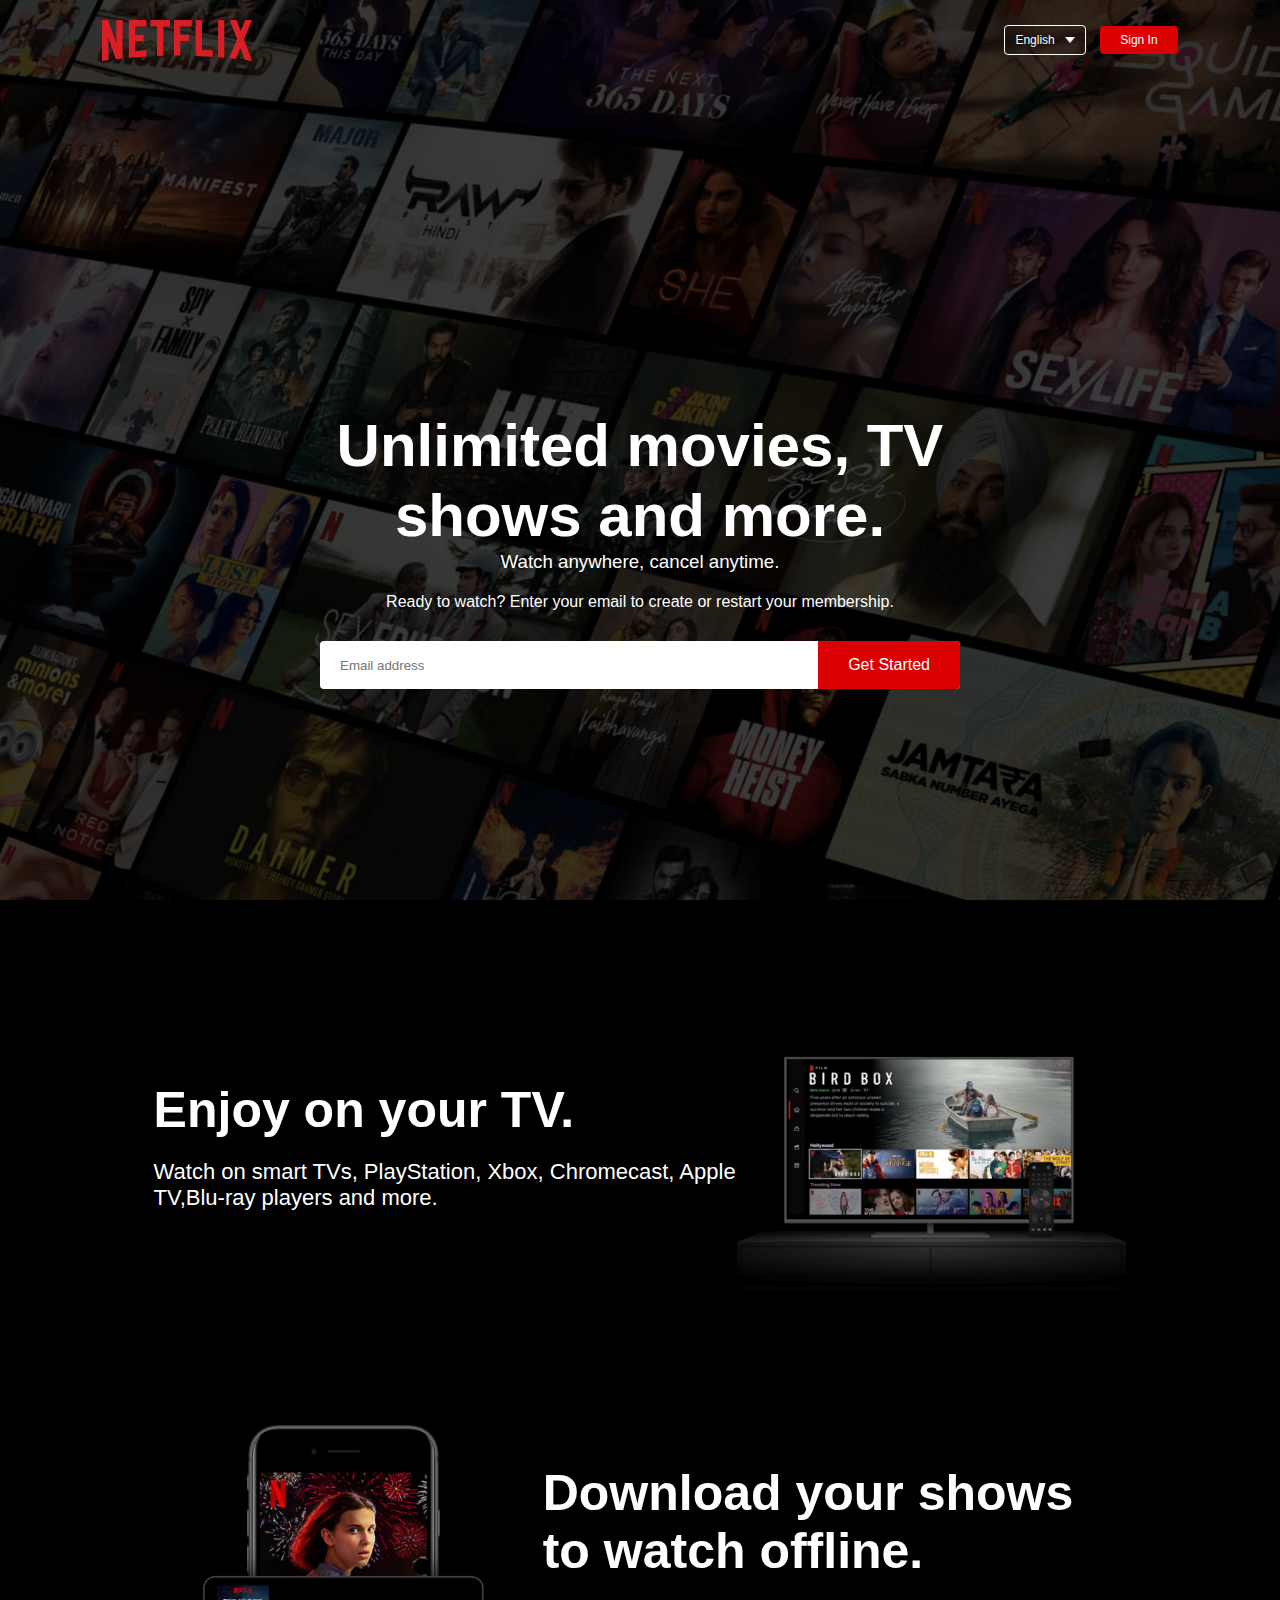
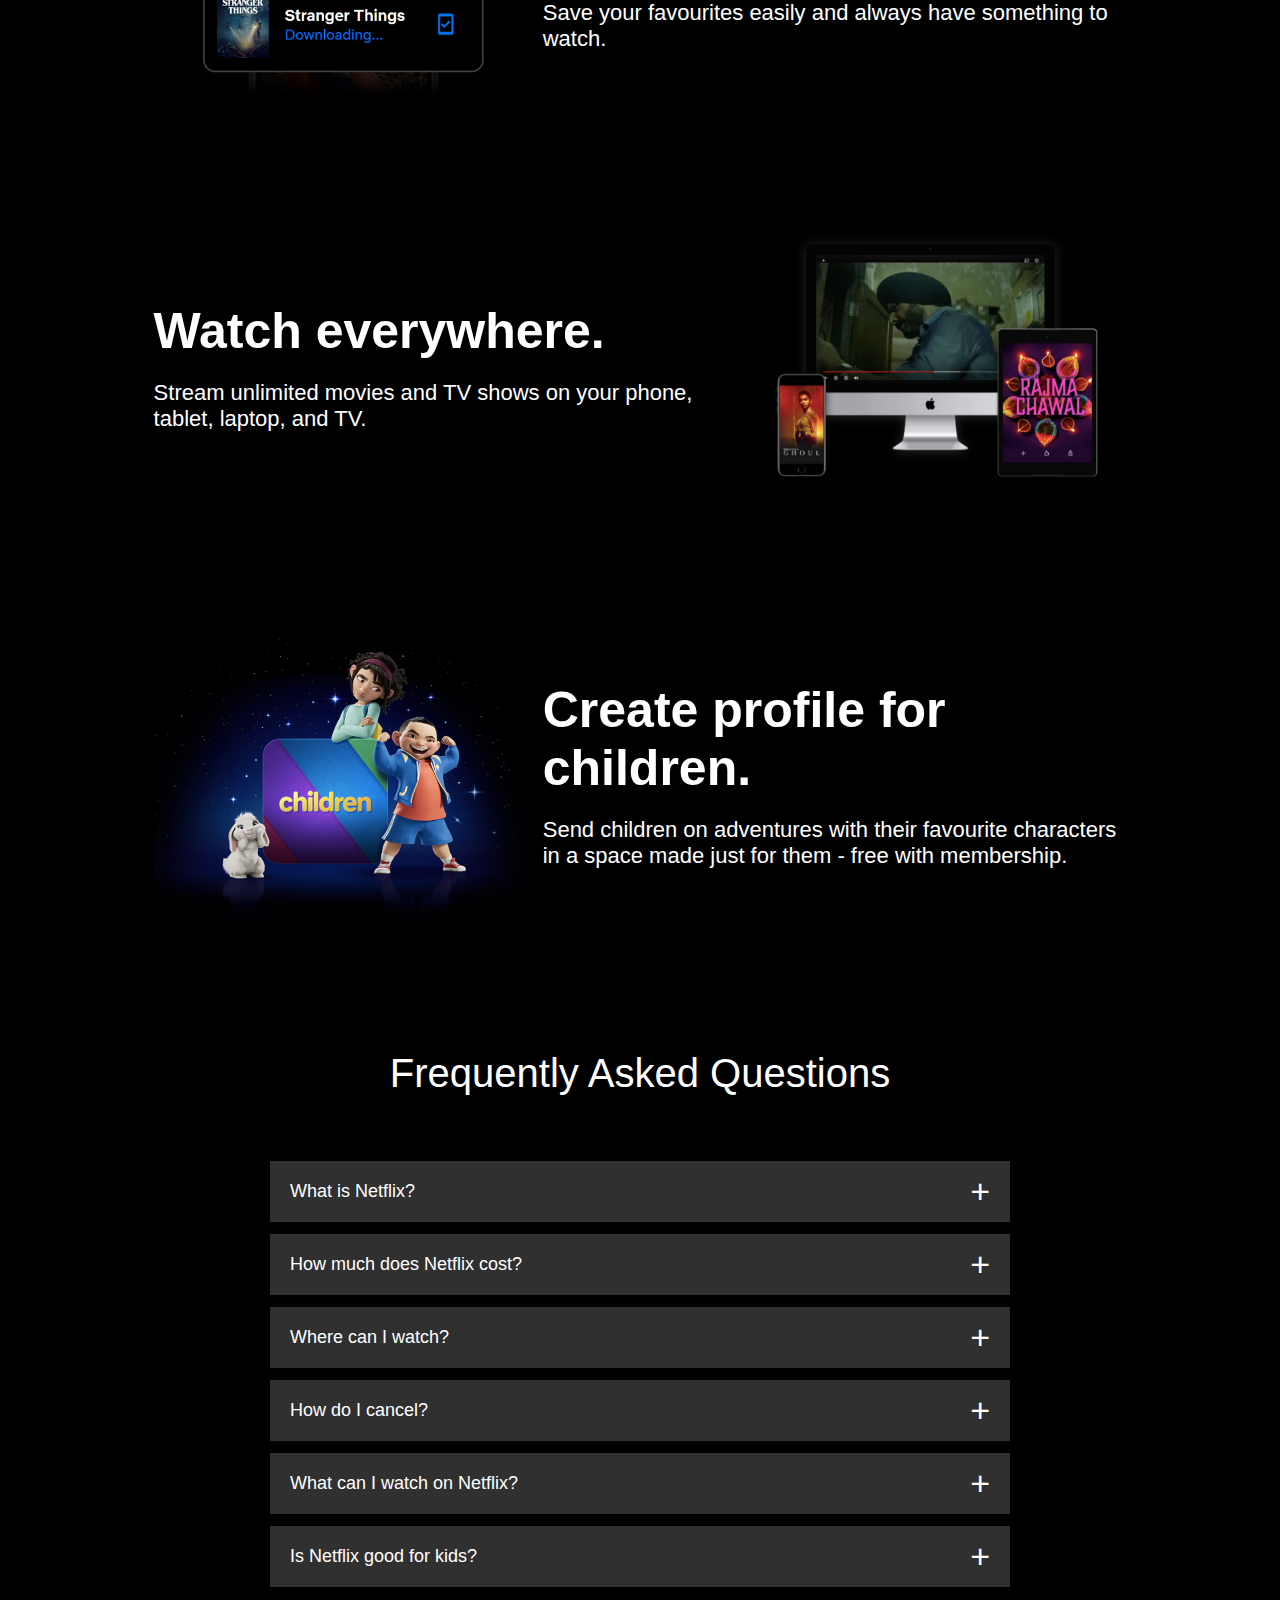
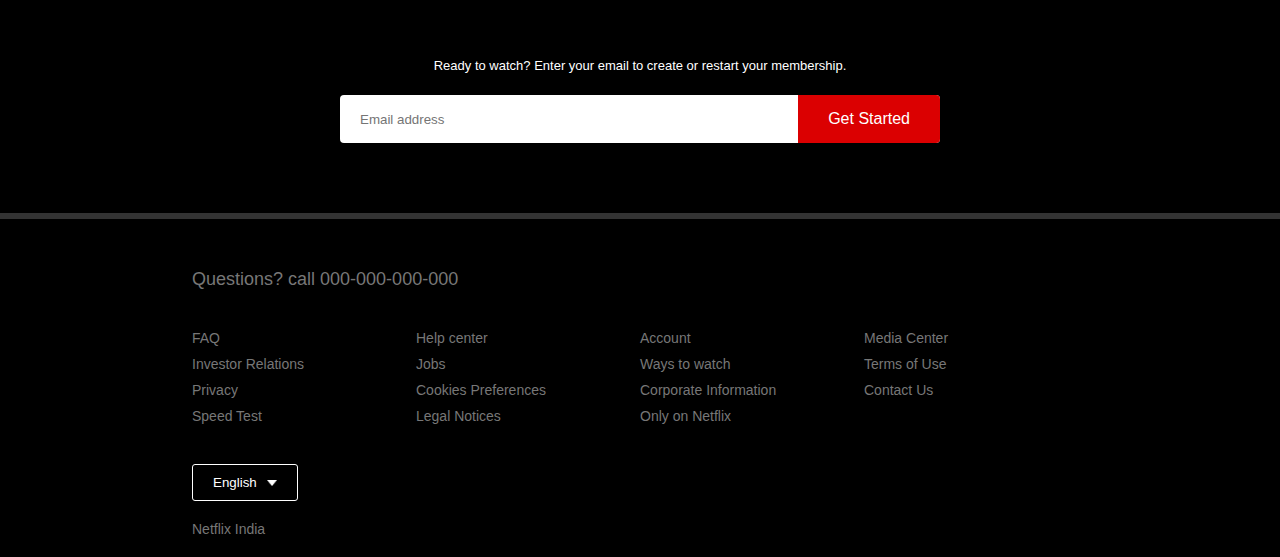
<file: netflix/index.html>
<!DOCTYPE html>
<html>
<head>
    <meta name="viewport" content="width=device-width, initial-scale=1.0">
    <title>Netflix clone</title>
    <link rel="stylesheet" href="style.css">
</head>
<body>
    <div class="header">
        <nav>
            <img src="images/logo.png" class="logo">
            <div>
                <button class="lang-btn">English <img src="images/down-icon.png"></button>
                <button>Sign In</button>
            </div>
        </nav>
        <div class="header-content">
            <h1>Unlimited movies, TV shows and more.</h1>
            <h3>Watch anywhere, cancel anytime.</h3>
            <p>Ready to watch? Enter your email to create or restart your membership.</p>
            <form class="email-signup">
                <input type="email" placeholder="Email address" required>
                <button type="submit">Get Started </button>
            </form>
        </div>
    </div>
    <div class="features">
        <div class="row">
            <div class="text-col">
                    <h2>Enjoy on your TV.</h2>
                    <p>Watch on smart TVs, PlayStation, Xbox, Chromecast, Apple TV,Blu-ray players and more.</p>
            </div>
            <div class="img-col">
                <img src="images/feature-1.png">
            </div>
        </div>
        <div class="row">
            <div class="img-col">
                <img src="images/feature-2.png">
            </div>
            <div class="text-col">
                    <h2>Download your shows to watch offline.</h2>
                    <p>Save your favourites easily and always have something to watch.</p>
            </div>
            
        </div>
        <div class="row">
            <div class="text-col">
                    <h2>Watch everywhere.</h2>
                    <p>Stream unlimited movies and TV shows on your phone, tablet, laptop, and TV.</p>
            </div>
            <div class="img-col">
                <img src="images/feature-3.png">
            </div>
        </div>
        <div class="row">
            <div class="img-col">
                <img src="images/feature-4.png">
            </div>
            <div class="text-col">
                    <h2>Create profile for children.</h2>
                    <p>Send children on adventures with their favourite characters in a space made just for them - free with membership.</p>
            </div>
            
        </div>
    </div>
    <div class="faq">
        <h2>Frequently Asked Questions</h2>
        <ul class="accordion">
            <li>
                <input type="radio" name="accordion" id="first">
                <label for="first">What is Netflix?</label>
                <div class="content">
                    <p>Netflix is a streaming service that offers a wide variety of award-winning TV shows, movies, anime, documentaries and more – on thousands of internet-connected devices.</p>
                    <p>You can watch as much as you want, whenever you want, without a single ad – all for one low monthly price. There's always something new to discover, and new TV shows and movies are added every week!</p>
                </div>
            </li>
            <li>
                <input type="radio" name="accordion" id="second">
                <label for="second">How much does Netflix cost?</label>
                <div class="content">
                    <p>Watch Netflix on your smartphone, tablet, Smart TV, laptop, or streaming device, all for one fixed monthly fee. Plans range from ₹149 to ₹649 a month. No extra costs, no contracts.</p>
                </div>
            </li>
            <li>
                <input type="radio" name="accordion" id="third">
                <label for="third">Where can I watch?</label>
                <div class="content">
                    <p>Watch anywhere, anytime. Sign in with your Netflix account to watch instantly on the web at netflix.com from your personal computer or on any internet-connected device that offers the Netflix app, including smart TVs, smartphones, tablets, streaming media players and game consoles.</p>
                    <p>You can also download your favourite shows with the iOS, Android, or Windows 10 app. Use downloads to watch while you're on the go and without an internet connection. Take Netflix with you anywhere.</p>
                </div>
            </li>
            <li>
                <input type="radio" name="accordion" id="fourth">
                <label for="fourth">How do I cancel?</label>
                <div class="content">
                    <p>Netflix is flexible. There are no annoying contracts and no commitments. You can easily cancel your account online in two clicks. There are no cancellation fees – start or stop your account anytime.</p>
                </div>
            </li>
            <li>
                <input type="radio" name="accordion" id="fifth">
                <label for="fifth">What can I watch on Netflix?</label>
                <div class="content">
                    <p>Netflix has an extensive library of feature films, documentaries, TV shows, anime, award-winning Netflix originals, and more. Watch as much as you want, anytime you want.</p>
                </div>
            </li>
            <li>
                <input type="radio" name="accordion" id="sixth">
                <label for="sixth">Is Netflix good for kids?</label>
                <div class="content">
                    <p>The Netflix Kids experience is included in your membership to give parents control while kids enjoy family-friendly TV shows and films in their own space.</p>
                    <p>Kids profiles come with PIN-protected parental controls that let you restrict the maturity rating of content kids can watch and block specific titles you don’t want kids to see.</p>
                </div>
            </li>
        </ul>
        <small>Ready to watch? Enter your email to create or restart your membership.</small>
        <form class="email-signup">
            <input type="email" placeholder="Email address" required>
            <button type="submit">Get Started </button>
        </form>
    </div>
    <div class="footer">
        <h2>Questions? call 000-000-000-000</h2>
        <div class="row">
            <div class="col">
                <a href="#">FAQ</a>
                <a href="#">Investor Relations</a>
                <a href="#">Privacy</a>
                <a href="#">Speed Test</a>
            </div>
            <div class="col">
                <a href="#">Help center</a>
                <a href="#">Jobs</a>
                <a href="#">Cookies Preferences</a>
                <a href="#">Legal Notices</a>
            </div>
            <div class="col">
                <a href="#">Account</a>
                <a href="#">Ways to watch</a>
                <a href="#">Corporate Information</a>
                <a href="#">Only on Netflix</a>
            </div>
            <div class="col">
                <a href="#">Media Center</a>
                <a href="#">Terms of Use</a>
                <a href="#">Contact Us</a>
            </div>
        </div>
        <button class="lang-btn">English <img src="images/down-icon.png"></button>
        <p class="copyright-txt">Netflix India</p>
    </div>
</body>
</html>
</file>
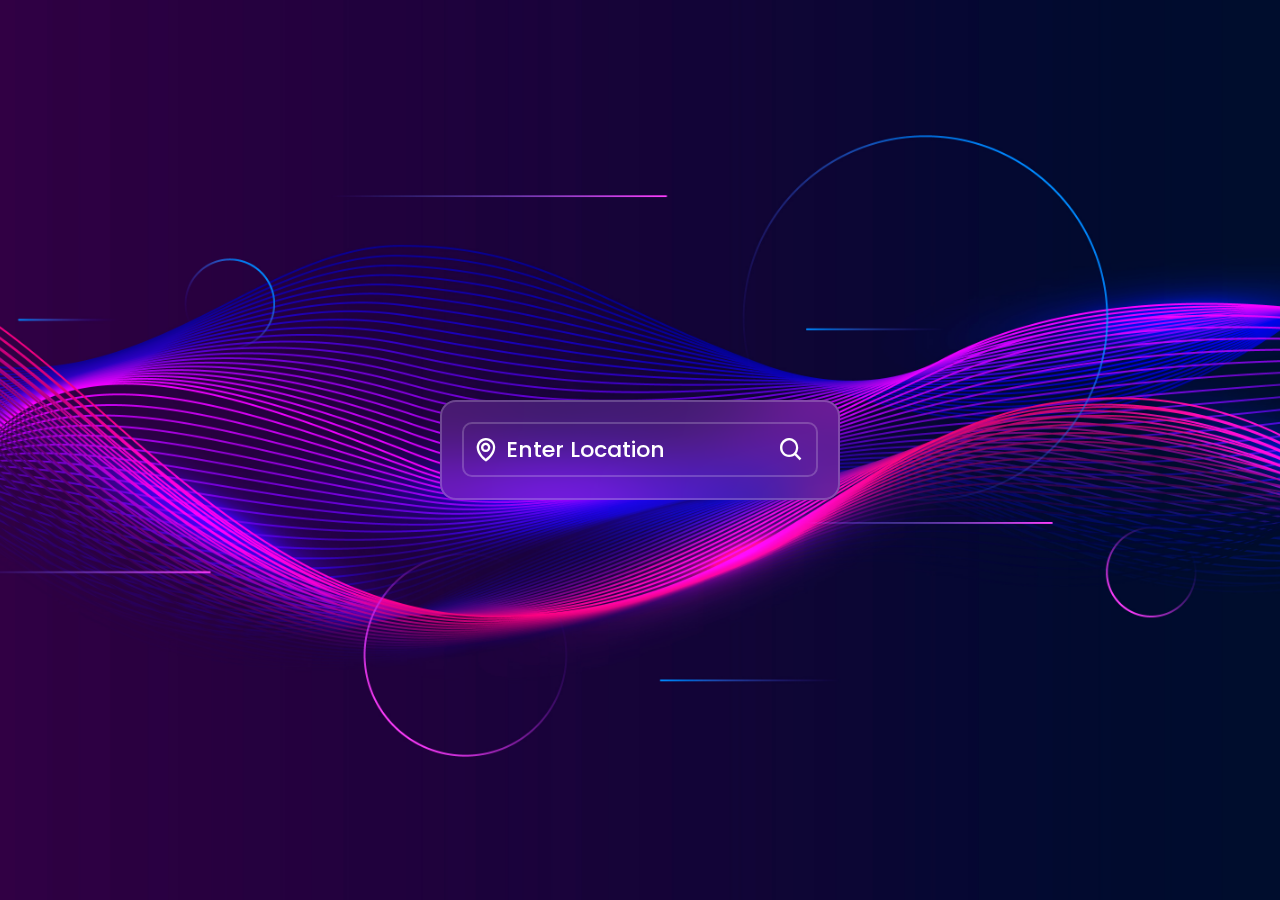
<file: weather/index.html>
<!DOCTYPE html>
<html lang="en">
    <head>
        <meta charset="UTF-8">
        <meta http-equiv="X-UA-Compatible" content="IE=edge">
        <meta name="viewport" content="width=device-width, initial-scale=1.0">
        <title>Weather APP</title>
        <link rel="stylesheet" href="style.css">
        <link href='https://unpkg.com/boxicons@2.1.4/css/boxicons.min.css' rel='stylesheet'>
    </head>
    <body>
        <div class="container">
            <div class="search-box">
                <i class='bx bx-map'></i>
                <input type="text" placeholder="enter location">
                <button class="bx bx-search"></button>
            </div>
            <div class="city-hide">city hide</div>
            <div class="weather-box">
                <div class="box">
                    <div class="info-weather">
                        <div class="weather">
                            <img src="images/cloud.png">
                            <p class="temperature">16<span>°C</span></p>
                            <p class="description">Broken Clouds</p>
                        </div>
                    </div>
                </div>
            </div> 
            <div class="weather-details">
                <div class="humidity">
                    <i class='bx bx-water' ></i>
                    <div class="text">
                        <div class="info-humidity">
                            <span>0%</span>
                        </div>
                        <p>Humidity</p>
                    </div>
                </div>
                <div class="wind">
                    <i class="bx bx-wind"></i>
                    <div class="text">
                        <div class="info-wind">
                            <span>0Km/h</span>
                        </div>
                        <p>Wind Speed</p>
                    </div>
                </div>
            </div>
            <div class="not-found">
                <div class="box">
                    <img src="images/404.png" >
                    <p>Oops! Location not found!</p>
                </div>
            </div>
        </div>
        <script src="script.js"></script>
    </body>
</html>
</file>
<file: netflix/style.css>
*{
    margin: 0;
    padding: 0;
    font-family: 'poppins', sans-serif;
    box-sizing: border-box;
}
body{
    background: #000;
    color: #fff;
}
.header{
    width: 100%;
    height: 100vh;
    background-image: linear-gradient(rgba(0,0,0,0.7),rgba(0,0,0,0.7)),url(images/header-image.png);
    background-size: cover;
    background-position: center;
    padding: 10px 8%;
    position: relative;
}
nav{
    display: flex;
    align-items: center;
    justify-content: space-between;
    padding: 10px 0;
}
.logo{
    width: 150px;
    cursor: pointer;
}
nav button{
    border: 0;
    outline: 0;
    background: #db0001;
    color: #fff;
    padding: 7px 20px;
    font-size: 12px;
    border-radius: 4px;
    margin-left: 10px;
    cursor: pointer;
}
.lang-btn{
    display: inline-flex;
    align-items: center;
    background: transparent;
    border: 1px solid #fff;
    padding: 7px 10px;
}
.lang-btn img{
    width: 10px;
    margin-left: 10px;
}
.header-content{
    position: absolute;
    top:50%;
    left: 50%;
    transform:translate(-50%,-50%);
    text-align: center;
    margin-top: 100px; 
}
.header-content h1{
    font-size: 60px;
    line-height: 70px;
    font-weight: 600;
    max-width: 650px;
}
.header-content h3{
    font-weight: 400;
    margin-bottom: 20px;
}

.email-signup{
    background: #fff;
    border-radius: 4px;
    display: flex;
    align-items: center;
    margin-top: 30px;
    overflow: hidden;
}
.email-signup input{
    flex: 1;
    border: 0;
    outline: 0;
    margin-left: 20px;
}
.email-signup button{
    background: #db0001;
    border: 0;
    outline: 0;
    color: #fff;
    font-size: 16px;
    cursor: pointer;
    padding: 15px 30px ;
}
.features{
    padding: 50px 12%;
    font-size: 22px;
}
.row{
    display: flex;
    width: 100%;
    align-items: center;
    flex-wrap: wrap;
    padding: 50px 0;
}
.text-col{
    flex-basis: 60%;
    margin-bottom: 20px;
}
.img-col{
    flex-basis: 40%;
    margin-bottom: 20px;
}
.img-col img{
    display: block;
    width: 100%;
    margin: auto;
}
.features h2{
    font-size: 50px;
    font-weight: 600;
    margin-bottom: 20px;
}
.faq{
    padding: 10px 12%;
    text-align: center;
    font-size: 18px;
}
.faq h2{
    font-weight: 500;
    font-size: 40px;
}

.accordion{
    margin: 60px auto;
    width: 100%;
    max-width: 750px;
}
.accordion li{
    list-style: none;
    width: 100%;
    padding: 5px;
}
.accordion li label{
    display: flex;
    align-items: center;
    padding: 20px;
    font-size: 18px;
    font-weight: 500;
    background: #303030;
    margin-bottom:2px;
    cursor: pointer;
    position: relative;
}
label::after{
    content:'+';
    font-size: 34px;
    position: absolute;
    right: 20px;
    transition: transform 0.5s;
}
input[type="radio"]{
    display: none;
}
.accordion .content{
    background: #303030;
    text-align: left;
    padding: 0 20px;
    max-height: 0;
    overflow: hidden;
    transition: max-height 0.5s,padding 0.5s;
}
.accordion input[type="radio"]:checked+label+.content{
    max-height: 600px;
    padding: 30px 20px;
}
.accordion input[type="radio"]:checked+label::after{
    transform:rotate(135deg);
}
.faq .email-signup{
    max-width: 600px;
    margin: 20px auto 60px;
}
.faq small{
    font-size: 13px;
}
.footer{
    padding: 50px 15% 10px;
    border-top: 6px solid #333;
    color: #777;
}
.footer h2{
    font-size: 18px;
    font-weight: 400;
     margin-bottom: 30px;
}
.footer .col{
    flex-basis: 25%;
    flex-grow: 1;
    margin-bottom: 20px;
}
.footer .col a{
    display: block;
    text-decoration: none;
    color: #777;
    font-size: 14px;
    margin-bottom: 10px;
}
.footer .row{
    align-items: flex-start;
    padding: 10px 0;
}
.footer .lang-btn{
    color: #fff;
    padding: 10px 20px;
    border-radius: 3px;
}
.copyright-txt{
    font-size: 14px;
    margin-top: 20px;
    margin-bottom: 10px;
}

@media only screen and (max-width:600px){
    .logo{
        width: 100px;
    }
    nav button{
        padding:5px 10px;
    }
    nav .lang-btn{
        padding: 4px 8px;
    }
    .header-content{
        position: unset;
        transform: none;
        padding-top: 150px;
    }
    .header-content h1{
        font-size: 30px;
    }
    .email-signup button{
        font-size: 12px;
        padding:10px 15px;
    }
    .text-col, .img-col{
        flex-basis: 100%  ;
    }
    .features h2{
        font-size: 30px;
    }
    .features p{
        font-size: 15px;
    }
    .row:nth-child(2), .row:nth-child(4){
        flex-direction: column-reverse;
    }
    .features .row{
        padding: 10px 0;
    }
    .faq h2{
        font-size: 20px;
    }
    .accordion .content{
        font-size: 14px;
    }
    .accordion li label{
        padding: 10px;
        font-size: 14px;
    }
    label::after{
        font-size: 22px;
    }
}
</file>
<file: weather/style.css>
@import url("https://fonts.googleapis.com/css2?family=Poppins:wght@300;400;500;600;700;800;900&display=swap");
*{
    margin: 0;
    padding: 0;
    box-sizing: border-box;
    font-family: "Poppins",sans-serif;
}
body{
    display: flex;
    justify-content: center;
    align-items: center;
    min-height: 100vh;
    background:url('images/background.jpg');
    background-size: cover;
    background-position: center;
    overflow: hidden;
}
.container{
    position: relative;
    width: 400px;
    height: 100px;
    background: rgba(255, 255, 255,.1);
    backdrop-filter: blur(30px);
    border: 2px solid rgba(255, 255, 255,.2);
    border-radius: 16px;
    padding: 20px;
    color: #fff;
    transition: height .6s ease;
}

.search-box{
    position: relative;
    width: 100%;
    height: 55px;
    display: flex;
    align-items: center;
}
.search-box i{
    position: absolute;
    left: 10px;
    font-size: 28px;
}
.search-box input{
    position: absolute;
    width: 100%;
    height: 100%;
    background: transparent;
    border: 2px solid rgba(255, 255, 255,.2);
    outline: none;
    border-radius: 10px;
    font-size: 22px;
    color: #fff;
    font-weight: 500;
    text-transform: uppercase;
    padding: 0 48px 0 42px;
}
.search-box input::placeholder{
    color: #fff;
    text-transform: capitalize;
}
.search-box button{
    position: absolute;
    right: 0;
    width: 40px;
    height: 100%;
    background: transparent;
    border: none;
    outline: none;
    font-size: 28px;
    color: #fff;
    padding: 0 40px 0 5px;
    cursor: pointer;
 }

 .weather-box{
    text-align: center;
    margin: 40px 0;
}
.weather-box,
.weather-details,
.not-found{
    overflow: hidden;
    visibility: hidden;
}
.weather-box.active,
.weather-details.active,
.not-found.active{
    visibility: visible;
}
.weather-box .box,
.not-found .box{
    transform: translateY(-100%);
}
.weather-box.active .box,
.not-found.active .box{
    transform: translateY(0%);
    transition: transform 1s ease;
    transition-delay: .6s;

}
.weather-box .box .info-weather{
    transform: translateY(-120%);
}
.container.active .weather-box .box .info-weather,
.container.active .weather-details .humidity .info-humidity,
.container.active .weather-details .wind .info-wind{
    transform: translateY(0%);
    transition: transform 1s ease;

}
.weather-box img{
    width: 60%;
}
.weather-box .temperature{
    position: relative;
    font-size: 64px;
    line-height: 1;
    font-weight: 700;
    margin: 20px 0 6px -30px;
}
.weather-box .temperature span{
    position: absolute;
    font-size: 24px;
    margin-left: 4px;
}
.weather-box .description{
    font-size: 22px;
    font-weight: 500;
    text-transform: capitalize;
}
.weather-details{
    position: absolute;
    bottom: 40px;
    left:0;
    width: 100%;
    padding: 0 20px;
    display: flex;
}
.weather-details .humidity,
.weather-details .wind{
    display: flex;
    align-items: center;
    width: 50%;
    transform: translateY(-100%);
}
.weather-details.active .humidity,
.weather-details.active .wind{
    transform: translateY(0%);
    transition: transform 1s ease;
    transition-delay: 1.2s;
}
.weather-details .humidity .info-humidity,
.weather-details .wind .info-wind{
    transform: translateY(-100%);
    overflow: hidden;
}
.weather-details .humidity{
    padding-left: 20px;
    justify-content: flex-start;
}
.weather-details .wind{
    padding-right: 20px;
    justify-content: flex-end;
}
.weather-details i{
    font-size: 56px;
    margin-right: 10px;
}
.weather-details span{
    display: inline-block;
    font-size: 22px;
    font-weight: 500;
}
.weather-details p{
    font-size: 14px;
    font-weight: 500;
}
.not-found{
    position: absolute;
    top: 0;
    left: 0;
    width: 100%;
    text-align: center;
    margin-top: 110px;
}
.not-found img{
    width: 65%;
}
.not-found p{
    font-size: 22px;
    font-weight: 500;
    margin-top: 12px;
}
.city-hide{
    display: none;
}
#clone-info-weather,
#clone-info-humidity,
#clone-info-wind{
    position: absolute;
    transform: translateY(-100%);
}
#clone-info-weather .weather{
    transform: translateY(120%);
    transition: transform 1s ease,opacity 0s;
    transition-delay: 0s,2s;
}
.weather-box:not(.active) #clone-info-weather .weather{
    opacity: 0;
    transition-delay: 0s;
}
.active-clone#clone-info-weather .weather{
    transform: translateY(0%);
}
#clone-info-humidity span,
#clone-info-wind span{
    transform: translateY(100%);
    transition: transform 1s ease;
}
.active-clone#clone-info-humidity span,
.active-clone#clone-info-wind span{
    transform: translateY(0%);
}
</file>
